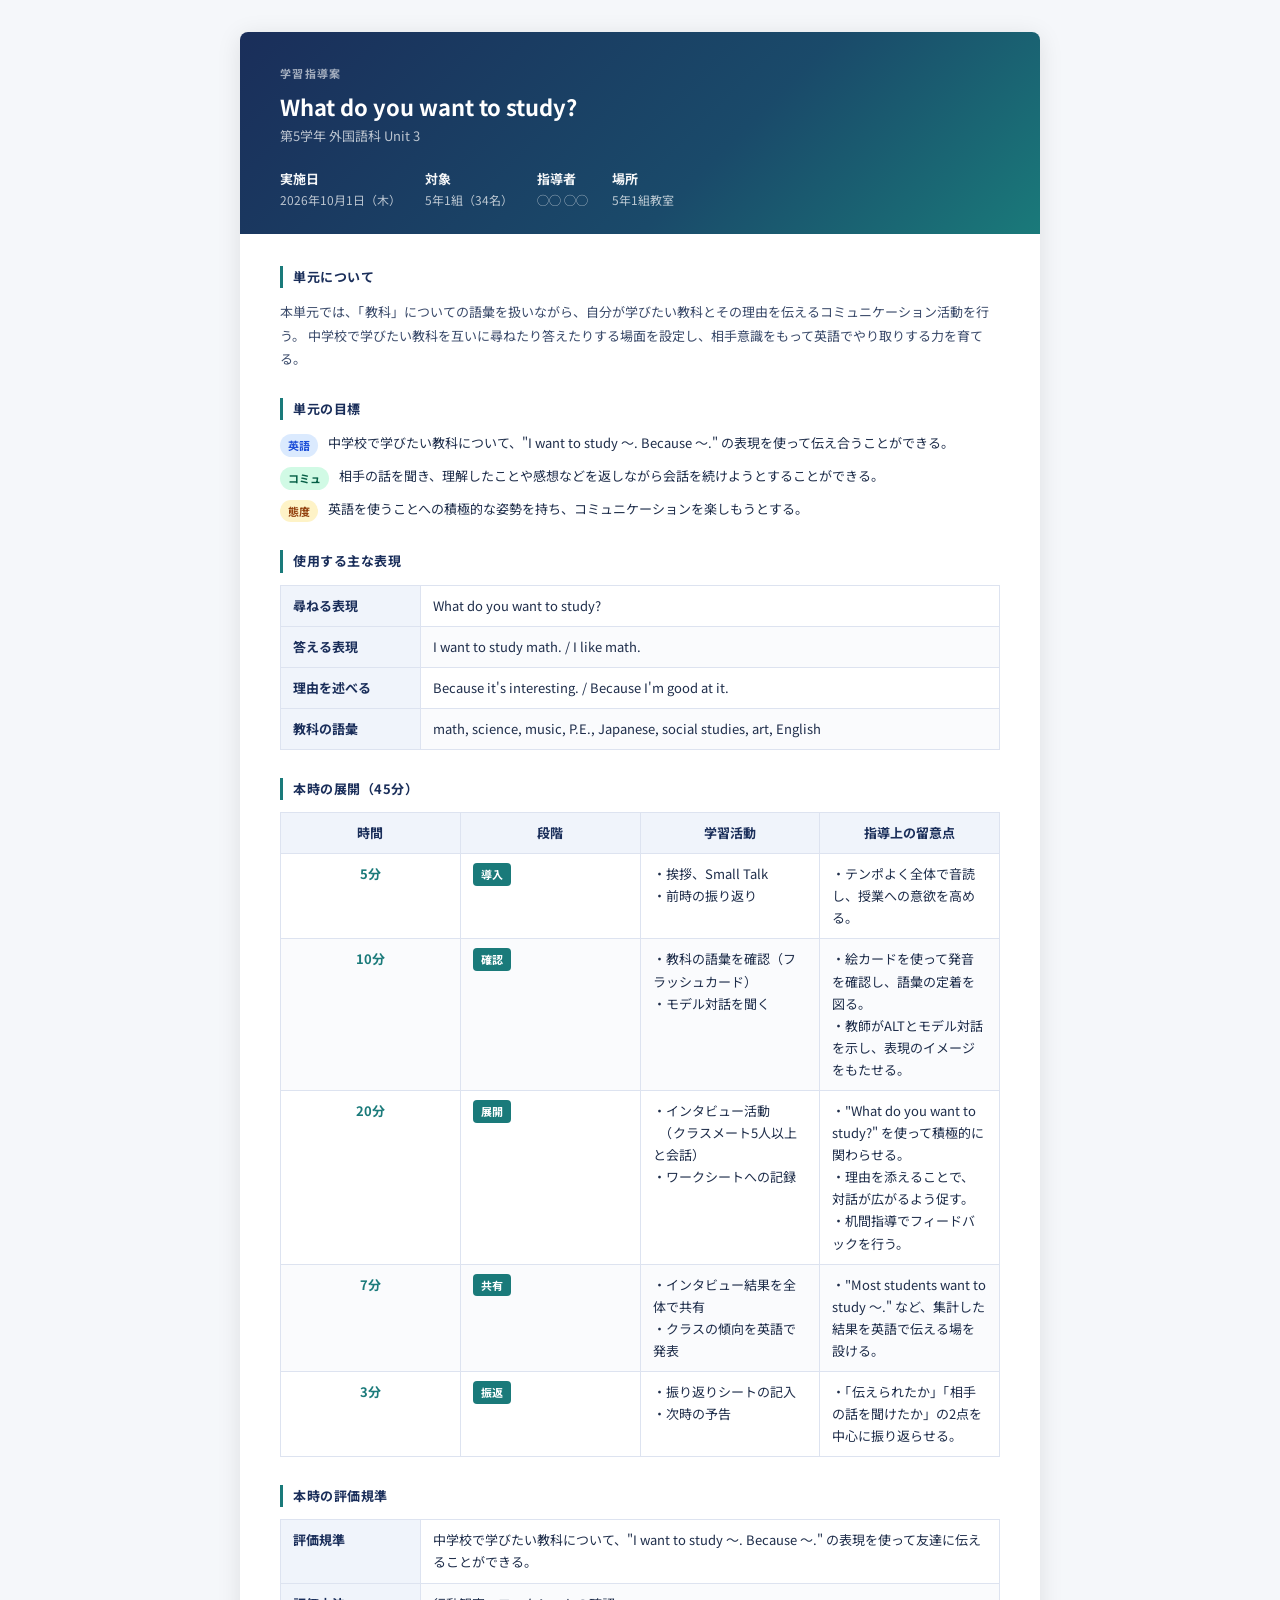
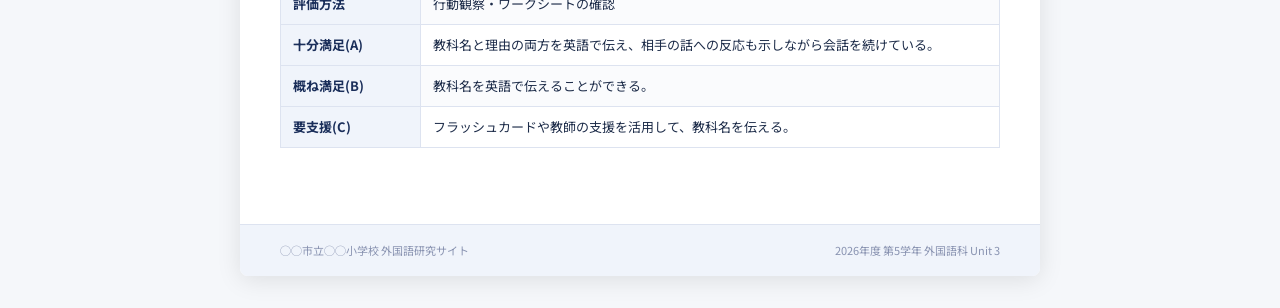
<file: docs/5年_unit3_指導案.html>
<!DOCTYPE html>
<html lang="ja">
<head>
  <meta charset="UTF-8" />
  <meta name="viewport" content="width=device-width, initial-scale=1.0" />
  <title>学習指導案 5年生 Unit3 | 小学校外国語研究サイト</title>
  <style>
    @import url('https://fonts.googleapis.com/css2?family=Noto+Sans+JP:wght@400;500;700&display=swap');

    * { box-sizing: border-box; margin: 0; padding: 0; }

    body {
      font-family: 'Noto Sans JP', 'Hiragino Kaku Gothic ProN', sans-serif;
      background: #f5f7fa;
      color: #1e2d4a;
      font-size: 14px;
      line-height: 1.7;
    }

    .page {
      max-width: 800px;
      margin: 32px auto;
      background: #ffffff;
      box-shadow: 0 4px 24px rgba(0,0,0,0.10);
      border-radius: 8px;
      overflow: hidden;
    }

    /* ヘッダー */
    .doc-header {
      background: linear-gradient(135deg, #1a2e5a 0%, #1a4a6a 60%, #1a7a7a 100%);
      padding: 32px 40px 24px;
      color: white;
    }

    .doc-header__label {
      font-size: 11px;
      font-weight: 700;
      letter-spacing: 0.12em;
      color: rgba(255,255,255,0.6);
      margin-bottom: 8px;
      text-transform: uppercase;
    }

    .doc-header__title {
      font-size: 22px;
      font-weight: 700;
      margin-bottom: 4px;
      line-height: 1.4;
    }

    .doc-header__subtitle {
      font-size: 13px;
      color: rgba(255,255,255,0.7);
    }

    .doc-header__meta {
      display: flex;
      gap: 24px;
      margin-top: 20px;
      flex-wrap: wrap;
    }

    .doc-header__meta-item {
      font-size: 12px;
      color: rgba(255,255,255,0.7);
    }

    .doc-header__meta-item strong {
      color: rgba(255,255,255,0.95);
      display: block;
      font-size: 13px;
    }

    /* 本文 */
    .doc-body {
      padding: 32px 40px 48px;
    }

    /* セクション */
    .doc-section {
      margin-bottom: 28px;
    }

    .doc-section-title {
      font-size: 13px;
      font-weight: 700;
      color: #1a2e5a;
      border-left: 3px solid #1a7a7a;
      padding-left: 10px;
      margin-bottom: 12px;
      letter-spacing: 0.04em;
    }

    /* テーブル */
    table {
      width: 100%;
      border-collapse: collapse;
      font-size: 13px;
    }

    th, td {
      border: 1px solid #dde3f0;
      padding: 9px 12px;
      vertical-align: top;
    }

    th {
      background: #f0f4fb;
      font-weight: 700;
      color: #1a2e5a;
      width: 140px;
      text-align: left;
    }

    tr:nth-child(even) td { background: #fafbfd; }

    /* 目標リスト */
    .goal-list {
      list-style: none;
      display: flex;
      flex-direction: column;
      gap: 8px;
    }

    .goal-list li {
      display: flex;
      align-items: flex-start;
      gap: 10px;
      font-size: 13px;
    }

    .goal-badge {
      display: inline-block;
      padding: 2px 8px;
      border-radius: 999px;
      font-size: 11px;
      font-weight: 700;
      flex-shrink: 0;
      margin-top: 2px;
    }

    .badge-en   { background: #dbeafe; color: #1d4ed8; }
    .badge-comm { background: #d1fae5; color: #065f46; }
    .badge-att  { background: #fef3c7; color: #92400e; }

    /* 展開表 */
    .flow-table th {
      width: 80px;
      text-align: center;
    }

    .flow-table .time-cell {
      text-align: center;
      font-weight: 700;
      color: #1a7a7a;
    }

    .step-label {
      display: inline-block;
      background: #1a7a7a;
      color: white;
      font-size: 11px;
      font-weight: 700;
      padding: 2px 8px;
      border-radius: 4px;
      margin-bottom: 4px;
    }

    /* フッター */
    .doc-footer {
      background: #f0f4fb;
      border-top: 1px solid #dde3f0;
      padding: 16px 40px;
      display: flex;
      justify-content: space-between;
      align-items: center;
      font-size: 11px;
      color: #8892b0;
    }

    @media print {
      body { background: white; }
      .page { box-shadow: none; margin: 0; border-radius: 0; }
      .doc-footer { display: none; }
    }

    @media (max-width: 600px) {
      .doc-header, .doc-body { padding: 20px; }
      .doc-header__title { font-size: 17px; }
      .doc-footer { flex-direction: column; gap: 4px; text-align: center; }
    }
  </style>
</head>
<body>

<div class="page">

  <!-- ヘッダー -->
  <div class="doc-header">
    <div class="doc-header__label">学習指導案</div>
    <div class="doc-header__title">What do you want to study?</div>
    <div class="doc-header__subtitle">第5学年 外国語科 Unit 3</div>
    <div class="doc-header__meta">
      <div class="doc-header__meta-item">
        <strong>実施日</strong>2026年10月1日（木）
      </div>
      <div class="doc-header__meta-item">
        <strong>対象</strong>5年1組（34名）
      </div>
      <div class="doc-header__meta-item">
        <strong>指導者</strong>◯◯ ◯◯
      </div>
      <div class="doc-header__meta-item">
        <strong>場所</strong>5年1組教室
      </div>
    </div>
  </div>

  <!-- 本文 -->
  <div class="doc-body">

    <!-- 単元について -->
    <div class="doc-section">
      <div class="doc-section-title">単元について</div>
      <p style="font-size:13px;line-height:1.8;color:#3a4a6a;">
        本単元では、「教科」についての語彙を扱いながら、自分が学びたい教科とその理由を伝えるコミュニケーション活動を行う。
        中学校で学びたい教科を互いに尋ねたり答えたりする場面を設定し、相手意識をもって英語でやり取りする力を育てる。
      </p>
    </div>

    <!-- 単元の目標 -->
    <div class="doc-section">
      <div class="doc-section-title">単元の目標</div>
      <ul class="goal-list">
        <li>
          <span class="goal-badge badge-en">英語</span>
          中学校で学びたい教科について、"I want to study ～. Because ～." の表現を使って伝え合うことができる。
        </li>
        <li>
          <span class="goal-badge badge-comm">コミュ</span>
          相手の話を聞き、理解したことや感想などを返しながら会話を続けようとすることができる。
        </li>
        <li>
          <span class="goal-badge badge-att">態度</span>
          英語を使うことへの積極的な姿勢を持ち、コミュニケーションを楽しもうとする。
        </li>
      </ul>
    </div>

    <!-- 使用する表現 -->
    <div class="doc-section">
      <div class="doc-section-title">使用する主な表現</div>
      <table>
        <tr><th>尋ねる表現</th><td>What do you want to study?</td></tr>
        <tr><th>答える表現</th><td>I want to study math. / I like math.</td></tr>
        <tr><th>理由を述べる</th><td>Because it's interesting. / Because I'm good at it.</td></tr>
        <tr><th>教科の語彙</th><td>math, science, music, P.E., Japanese, social studies, art, English</td></tr>
      </table>
    </div>

    <!-- 本時の展開 -->
    <div class="doc-section">
      <div class="doc-section-title">本時の展開（45分）</div>
      <table class="flow-table">
        <thead>
          <tr>
            <th>時間</th>
            <th>段階</th>
            <th>学習活動</th>
            <th>指導上の留意点</th>
          </tr>
        </thead>
        <tbody>
          <tr>
            <td class="time-cell">5分</td>
            <td><span class="step-label">導入</span></td>
            <td>
              ・挨拶、Small Talk<br>
              ・前時の振り返り
            </td>
            <td>
              ・テンポよく全体で音読し、授業への意欲を高める。
            </td>
          </tr>
          <tr>
            <td class="time-cell">10分</td>
            <td><span class="step-label">確認</span></td>
            <td>
              ・教科の語彙を確認（フラッシュカード）<br>
              ・モデル対話を聞く
            </td>
            <td>
              ・絵カードを使って発音を確認し、語彙の定着を図る。<br>
              ・教師がALTとモデル対話を示し、表現のイメージをもたせる。
            </td>
          </tr>
          <tr>
            <td class="time-cell">20分</td>
            <td><span class="step-label">展開</span></td>
            <td>
              ・インタビュー活動<br>
              　（クラスメート5人以上と会話）<br>
              ・ワークシートへの記録
            </td>
            <td>
              ・"What do you want to study?" を使って積極的に関わらせる。<br>
              ・理由を添えることで、対話が広がるよう促す。<br>
              ・机間指導でフィードバックを行う。
            </td>
          </tr>
          <tr>
            <td class="time-cell">7分</td>
            <td><span class="step-label">共有</span></td>
            <td>
              ・インタビュー結果を全体で共有<br>
              ・クラスの傾向を英語で発表
            </td>
            <td>
              ・"Most students want to study ～." など、集計した結果を英語で伝える場を設ける。
            </td>
          </tr>
          <tr>
            <td class="time-cell">3分</td>
            <td><span class="step-label">振返</span></td>
            <td>
              ・振り返りシートの記入<br>
              ・次時の予告
            </td>
            <td>
              ・「伝えられたか」「相手の話を聞けたか」の2点を中心に振り返らせる。
            </td>
          </tr>
        </tbody>
      </table>
    </div>

    <!-- 評価規準 -->
    <div class="doc-section">
      <div class="doc-section-title">本時の評価規準</div>
      <table>
        <tr>
          <th>評価規準</th>
          <td>中学校で学びたい教科について、"I want to study ～. Because ～." の表現を使って友達に伝えることができる。</td>
        </tr>
        <tr>
          <th>評価方法</th>
          <td>行動観察・ワークシートの確認</td>
        </tr>
        <tr>
          <th>十分満足(A)</th>
          <td>教科名と理由の両方を英語で伝え、相手の話への反応も示しながら会話を続けている。</td>
        </tr>
        <tr>
          <th>概ね満足(B)</th>
          <td>教科名を英語で伝えることができる。</td>
        </tr>
        <tr>
          <th>要支援(C)</th>
          <td>フラッシュカードや教師の支援を活用して、教科名を伝える。</td>
        </tr>
      </table>
    </div>

  </div><!-- /doc-body -->

  <!-- フッター -->
  <div class="doc-footer">
    <span>◯◯市立◯◯小学校 外国語研究サイト</span>
    <span>2026年度 第5学年 外国語科 Unit 3</span>
  </div>

</div>

</body>
</html>
</file>
